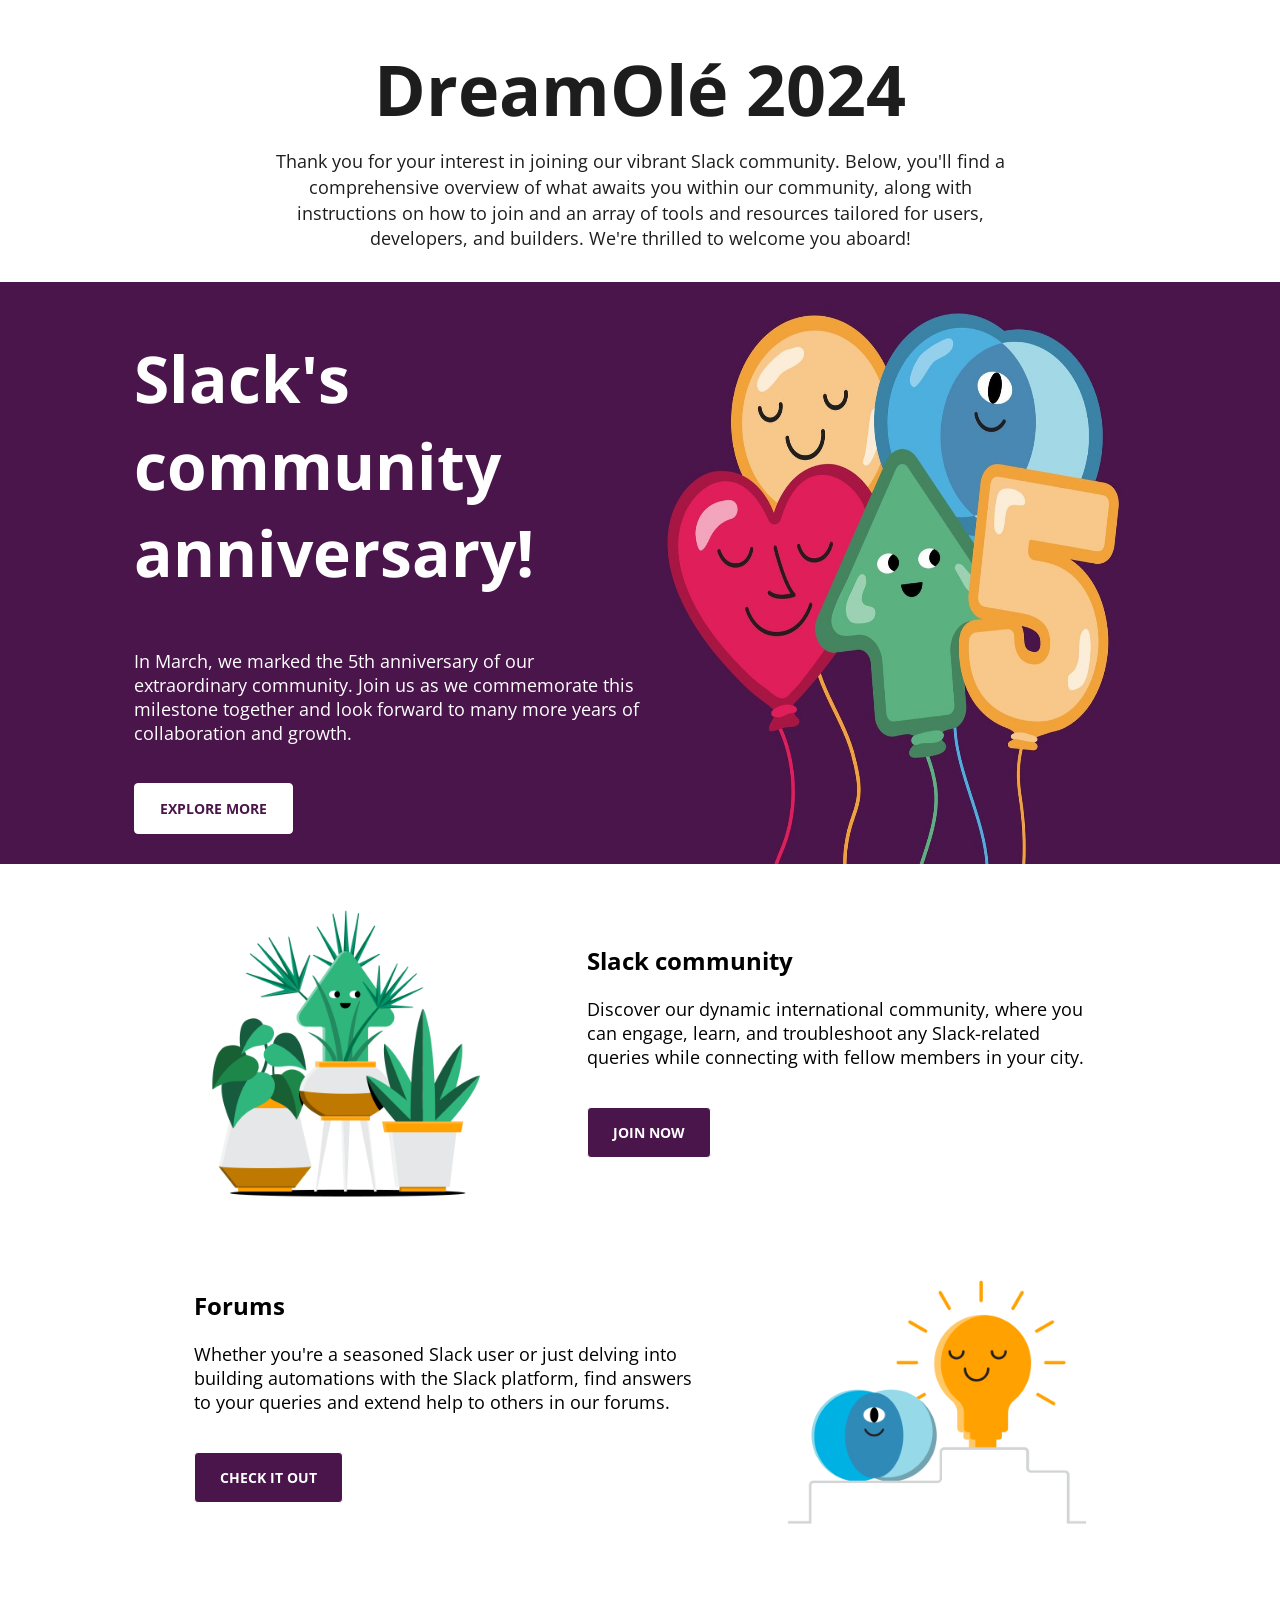
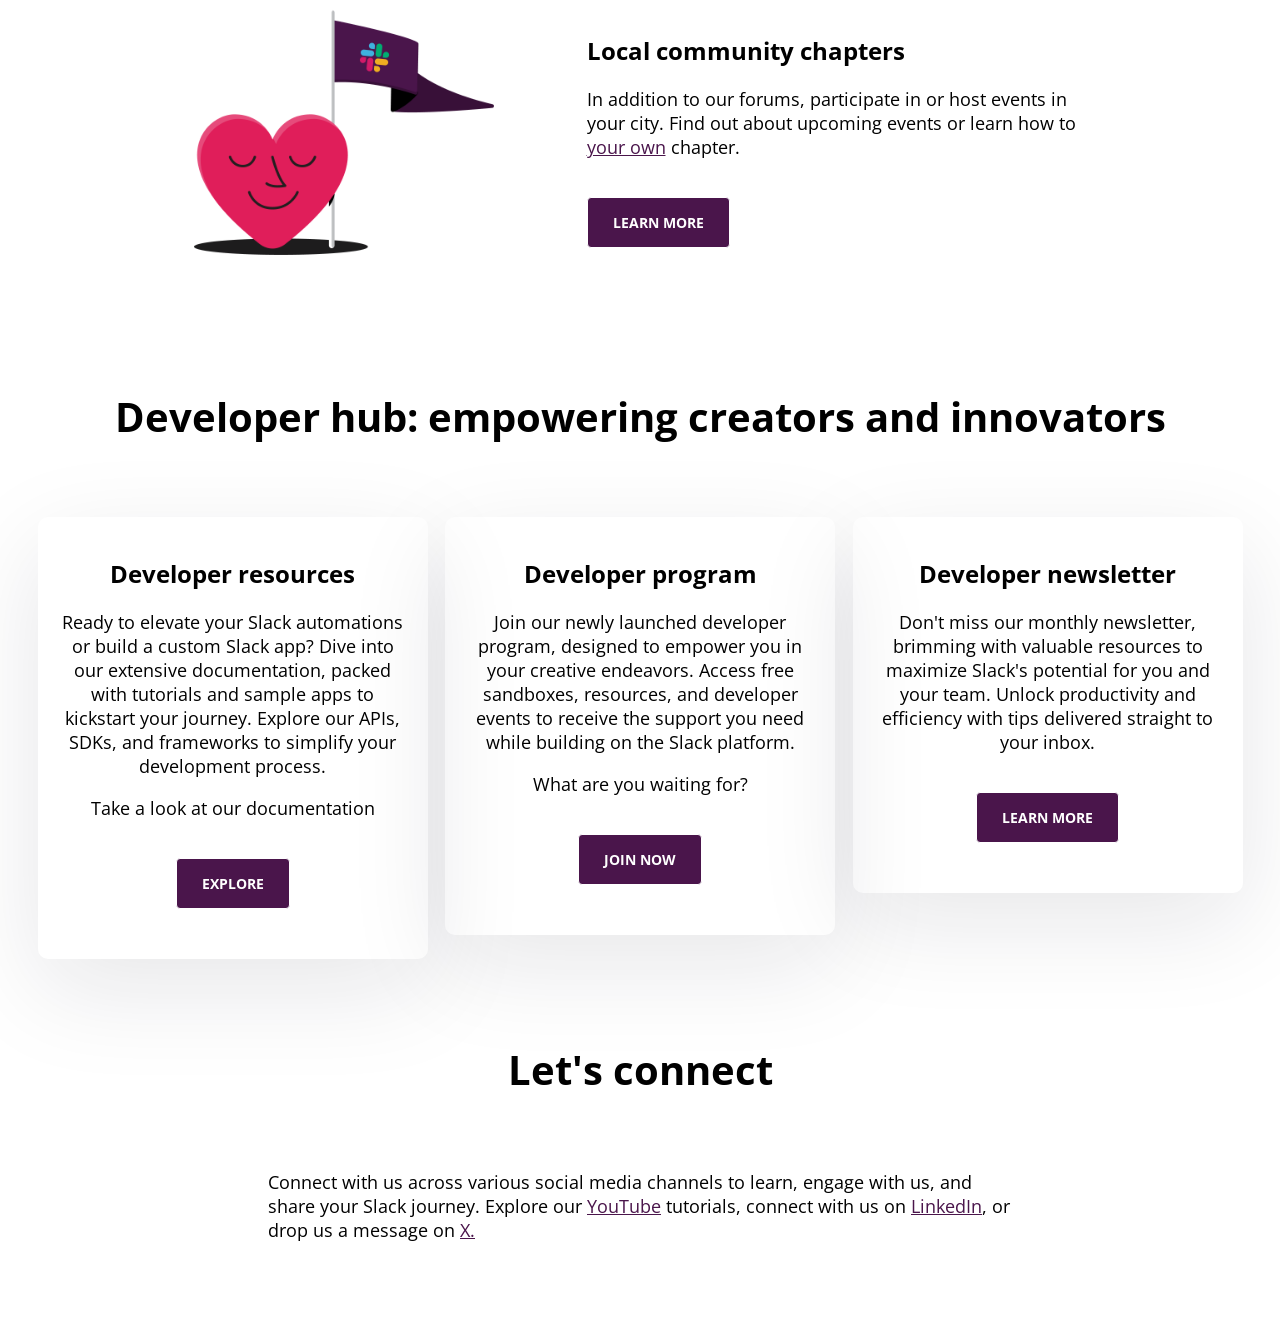
<file: index.html>
<!DOCTYPE html>
<html lang="en">
<head>
  <meta charset="UTF-8">
  <meta name="viewport" content="width=device-width, initial-scale=1.0">
  <link rel="stylesheet" href="dreamole-slack.css">
  <link href="https://fonts.googleapis.com/css?family=Open+Sans:400,600,300" rel="stylesheet" type="text/css">
  <link rel="icon" type="image/x-icon" href="/assets/favicon-32x32.png">
  <title>Dreamole 24 - Slack Communities</title>
</head>
<body>
  <div class="title">
    <h1 class="page-title">DreamOlé 2024</h1>
    <p>Thank you for your interest in joining our vibrant Slack community. Below, you'll find a comprehensive overview of what awaits you within our community, along with instructions on how to join and an array of tools and resources tailored for users, developers, and builders. We're thrilled to welcome you aboard!</p>
  </div>
  <div class="hero-banner">
    <div class="banner-text">
      <h2>Slack's community anniversary!</h2>
      <p>In March, we marked the 5th anniversary of our extraordinary community. Join us as we commemorate this milestone together and look forward to many more years of collaboration and growth.</p>
      <a class="btn" href="https://slack.com/community?utm_medium=landing&utm_source=event&utm_campaign=fy25-q104-dreamole-granada">Explore more</a>
    </div>
    <img class="banner-image" src="./assets/IMG_0657.JPG" alt="Slack's community 5 years anniversary ballons">
  </div>
  <div class="general-body">
    <div class="block community">
      <div>
        <img class="community-image" src="./assets/community@2x.png" alt="Slack's community 5 years anniversary ballons">
      </div>
      <div class="block-text">
        <h2>Slack community</h2>
        <p>Discover our dynamic international community, where you can engage, learn, and troubleshoot any Slack-related queries while connecting with fellow members in your city.</p>
        <a class="btn secondary" href="https://slackcommunity.com/accounts/signup/?next=/?utm_medium\=landing\&utm_source\=event\&utm_campaign\=fy25-q104-dreamole-granada">Join now</a>
      </div>
    </div>
    <div class="block reverse">
      <div>
        <img class="community-image" src="./assets/community-forums@2x.png" alt="Slack's community 5 years anniversary ballons">
      </div>
      <div class="block-text">
        <h2>Forums</h2>
        <p>Whether you're a seasoned Slack user or just delving into building automations with the Slack platform, find answers to your queries and extend help to others in our forums.</p>
        <a class="btn secondary" href="https://forums.slackcommunity.com/?utm_medium\=landing\&utm_source\=event\&utm_campaign\=fy25-q104-dreamole-granada">Check it out</a>
      </div>
    </div>
    <div class="block">
      <div>
        <img class="community-image" src="./assets/community-chapter@2x.png" alt="Slack's community 5 years anniversary ballons">
      </div>
      <div class="block-text">
        <h2>Local community chapters</h2>
        <p>In addition to our forums, participate in or host events in your city. Find out about upcoming events or learn how to <a href="https://slackcommunity.com/chapter-leader-guidelines/">your own</a> chapter.</p>
        <a class="btn secondary" href="https://slackcommunity.com/?utm_medium\=landing\&utm_source\=event\&utm_campaign\=fy25-q104-dreamole-granada">Learn more</a>
      </div>
    </div>
    <h2 class="section-title">Developer hub: empowering creators and innovators</h2>
    <div class="cards">
      <div class="card">
        <div>
          <h2>Developer resources</h2>
          <p>Ready to elevate your Slack automations or build a custom Slack app? Dive into our extensive documentation, packed with tutorials and sample apps to kickstart your journey. Explore our APIs, SDKs, and frameworks to simplify your development process.</p>
          <p>Take a look at our documentation</p>
          <a class="btn secondary" href="https://api.slack.com/?utm_medium\=landing\&utm_source\=event\&utm_campaign\=fy25-q104-dreamole-granada">Explore</a>
        </div>
      </div>
      <div class="card">
        <div>
          <h2>Developer program</h2>
          <p>Join our newly launched developer program, designed to empower you in your creative endeavors. Access free sandboxes, resources, and developer events to receive the support you need while building on the Slack platform.</p>
          <p>What are you waiting for?</p>
          <a class="btn secondary" href="https://api.slack.com/developer-program?utm_medium\=landing\&utm_source\=event\&utm_campaign\=fy25-q104-dreamole-granada">Join now</a>
        </div>
      </div>
      <div class="card">
        <div>
          <h2>Developer newsletter</h2>
          <p>Don't miss our monthly newsletter, brimming with valuable resources to maximize Slack's potential for you and your team. Unlock productivity and efficiency with tips delivered straight to your inbox.</p>
          <a class="btn secondary" href="https://api.slack.com/developer-program/newsletter/subscribe?utm_medium\=landing\&utm_source\=event\&utm_campaign\=fy25-q104-dreamole-granada">Learn more</a>
        </div>
      </div>
    </div>
    <div class="connect">
      <h2 class="section-title">Let's connect</h2>
        <p>Connect with us across various social media channels to learn, engage with us, and share your Slack journey. Explore our <a href="https://youtu.be/4yRO8juMGxI?si=UuBaqTJv-BMb2vd6?utm_medium\=landing\&utm_source\=event\&utm_campaign\=fy25-q104-dreamole-granada">YouTube</a> tutorials, connect with us on <a href="https://www.linkedin.com/showcase/slack-devs/?utm_medium\=landing\&utm_source\=event\&utm_campaign\=fy25-q104-dreamole-granada">LinkedIn</a>, or drop us a message on <a href="https://twitter.com/slackapi?utm_medium\=landing\&utm_source\=event\&utm_campaign\=fy25-q104-dreamole-granada">X.</a></p>
    </div>
  </div>
</body>
</html>
</file>
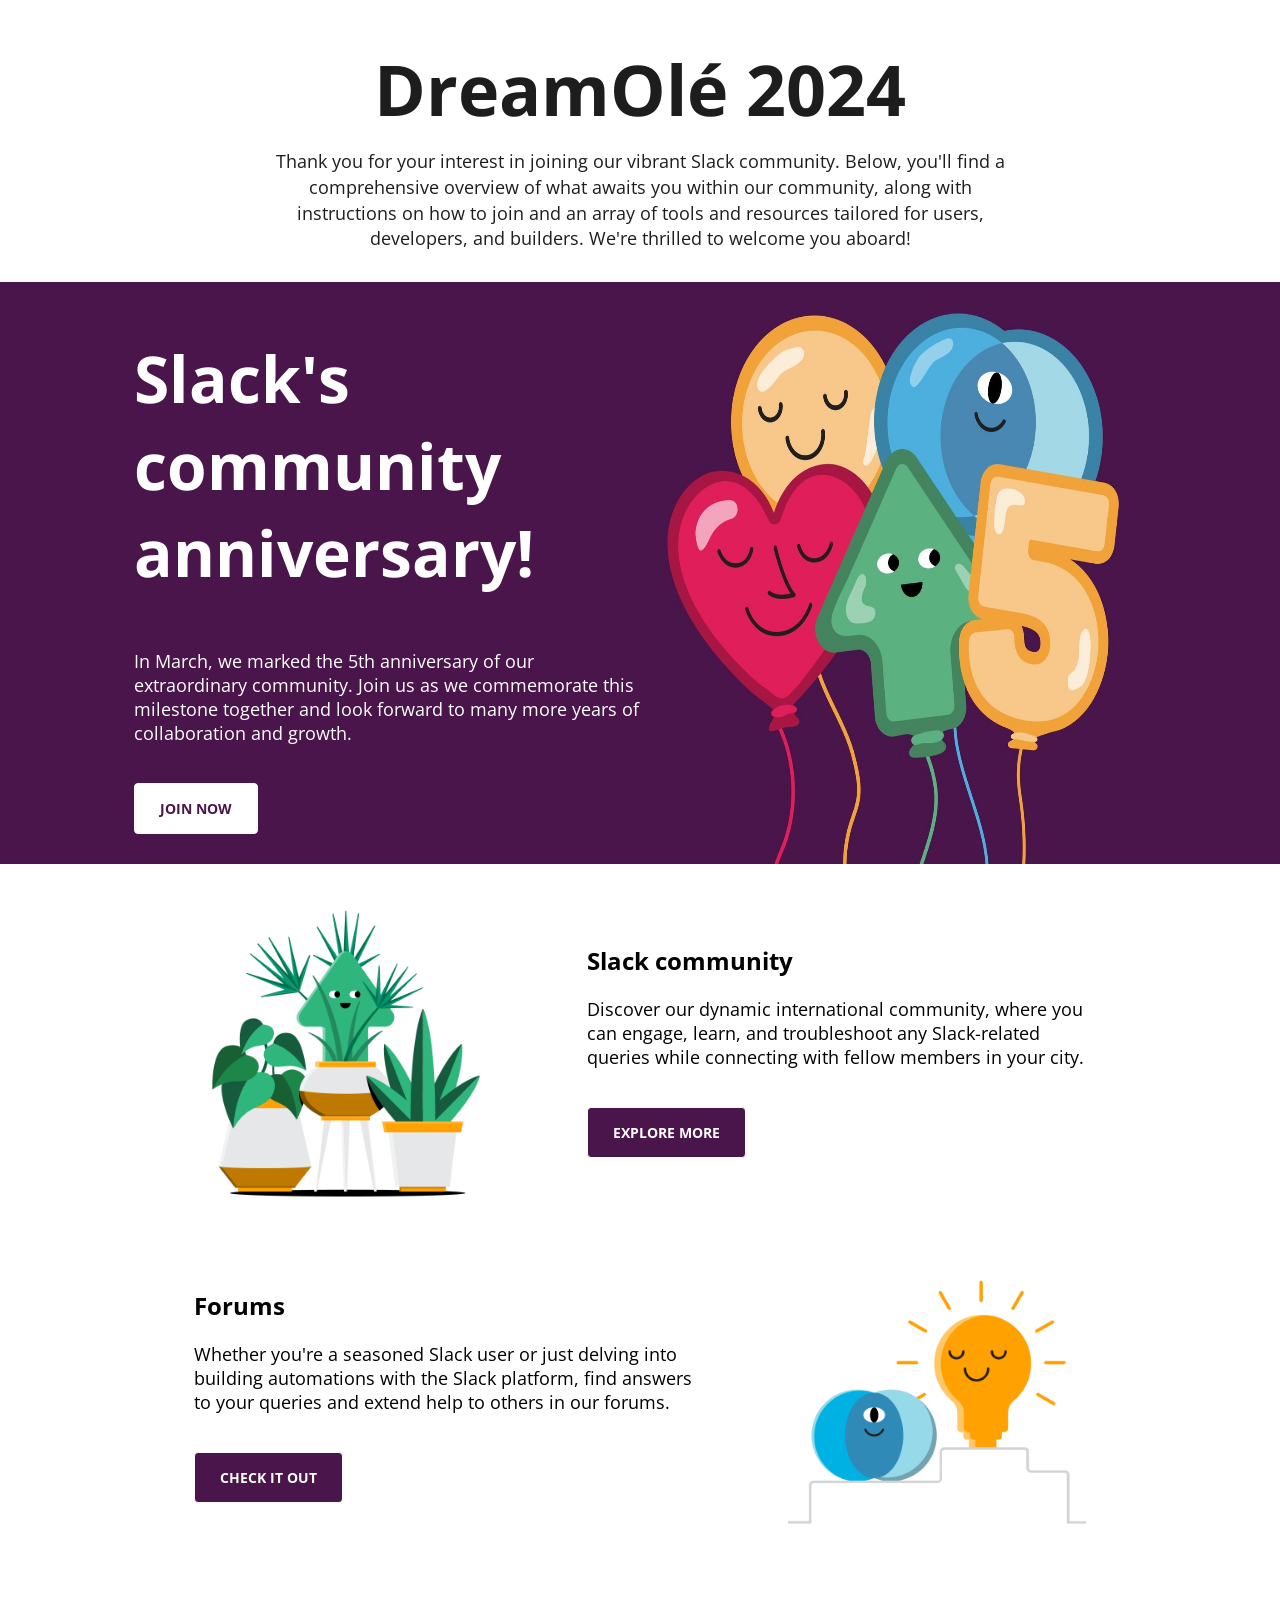
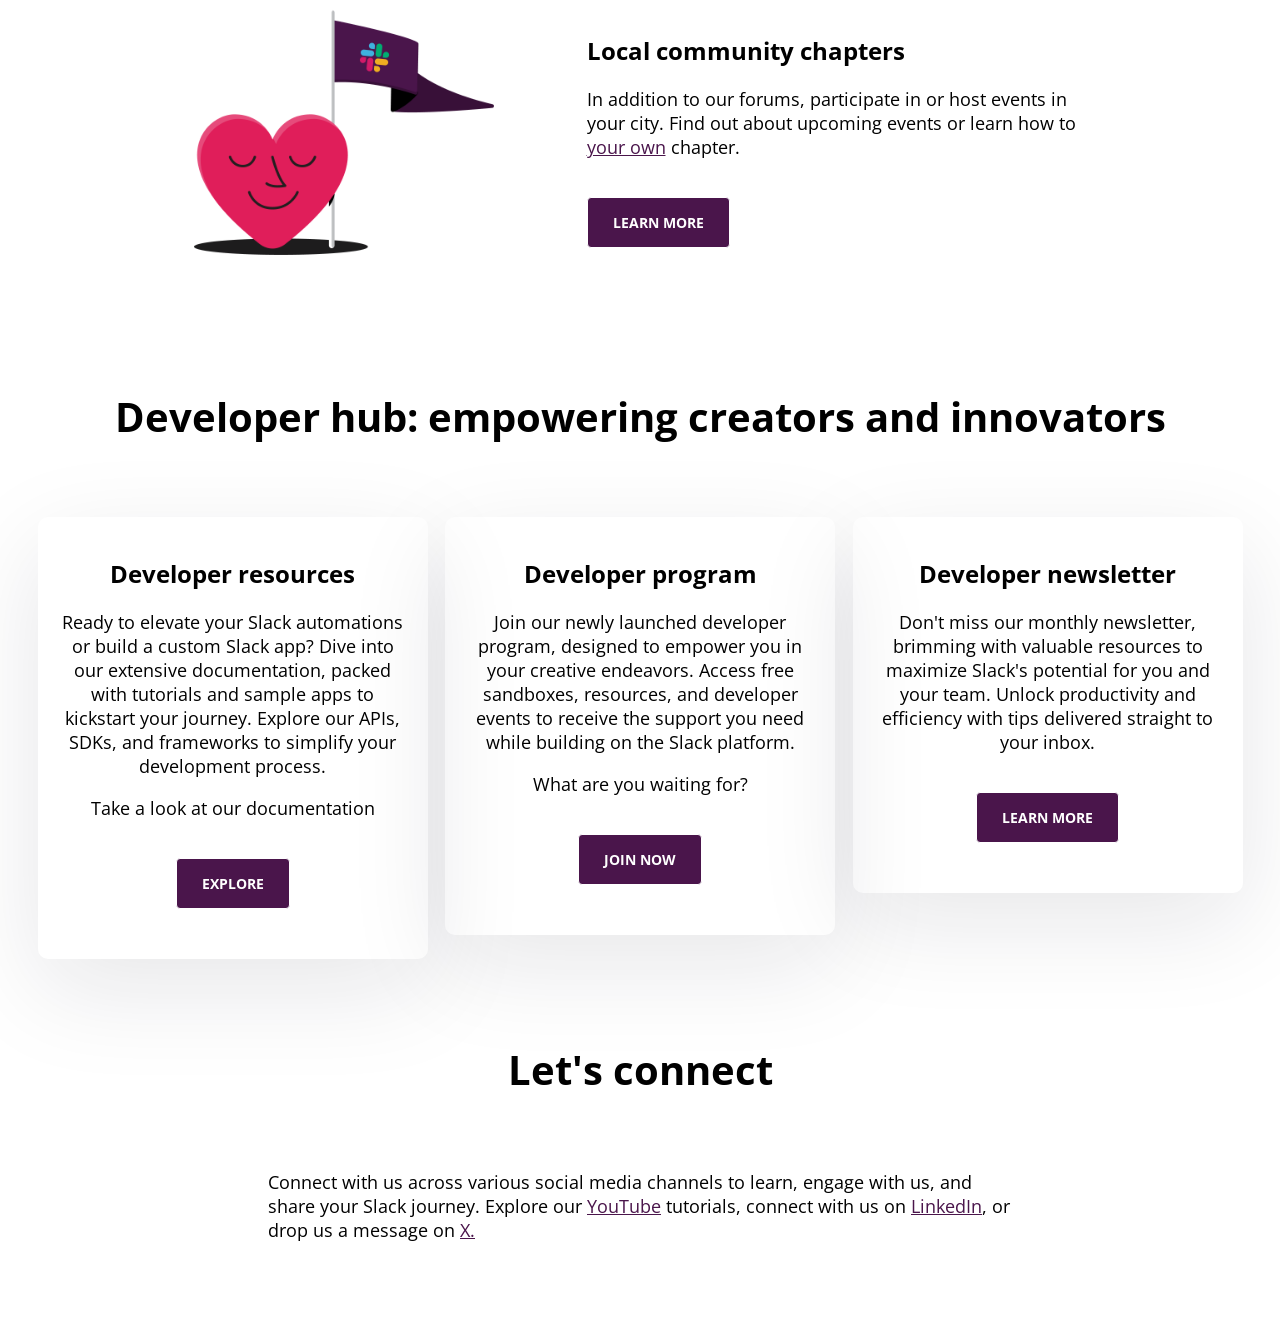
<file: dreamole-slack.html>
<!DOCTYPE html>
<html lang="en">
<head>
  <meta charset="UTF-8">
  <meta name="viewport" content="width=device-width, initial-scale=1.0">
  <link rel="stylesheet" href="/dreamole-slack.css">
  <link href="https://fonts.googleapis.com/css?family=Open+Sans:400,600,300" rel="stylesheet" type="text/css">
  <title>Dreamole 24 - Slack Communities</title>
</head>
<body>
  <div class="title">
    <h1 class="page-title">DreamOlé 2024</h1>
    <p>Thank you for your interest in joining our vibrant Slack community. Below, you'll find a comprehensive overview of what awaits you within our community, along with instructions on how to join and an array of tools and resources tailored for users, developers, and builders. We're thrilled to welcome you aboard!</p>
  </div>
  <div class="hero-banner">
    <div class="banner-text">
      <h2>Slack's community anniversary!</h2>
      <p>In March, we marked the 5th anniversary of our extraordinary community. Join us as we commemorate this milestone together and look forward to many more years of collaboration and growth.</p>
      <a class="btn" href="https://slackcommunity.com/accounts/signup/?next=/">Join now</a>
    </div>
    <img class="banner-image" src="./assets/IMG_0657.JPG" alt="Slack's community 5 years anniversary ballons">
  </div>
  <div class="general-body">
    <div class="block community">
      <div>
        <img class="community-image" src="./assets/community@2x.png" alt="Slack's community 5 years anniversary ballons">
      </div>
      <div class="block-text">
        <h2>Slack community</h2>
        <p>Discover our dynamic international community, where you can engage, learn, and troubleshoot any Slack-related queries while connecting with fellow members in your city.</p>
        <a class="btn secondary" href="https://slack.com/community">Explore more</a>
      </div>
    </div>
    <div class="block reverse">
      <div>
        <img class="community-image" src="./assets/community-forums@2x.png" alt="Slack's community 5 years anniversary ballons">
      </div>
      <div class="block-text">
        <h2>Forums</h2>
        <p>Whether you're a seasoned Slack user or just delving into building automations with the Slack platform, find answers to your queries and extend help to others in our forums.</p>
        <a class="btn secondary" href="https://forums.slackcommunity.com/">Check it out</a>
      </div>
    </div>
    <div class="block">
      <div>
        <img class="community-image" src="./assets/community-chapter@2x.png" alt="Slack's community 5 years anniversary ballons">
      </div>
      <div class="block-text">
        <h2>Local community chapters</h2>
        <p>In addition to our forums, participate in or host events in your city. Find out about upcoming events or learn how to <a href="https://slackcommunity.com/chapter-leader-guidelines/">your own</a> chapter.</p>
        <a class="btn secondary" href="https://slackcommunity.com/">Learn more</a>
      </div>
    </div>
    <h2 class="section-title">Developer hub: empowering creators and innovators</h2>
    <div class="cards">
      <div class="card">
        <div>
          <h2>Developer resources</h2>
          <p>Ready to elevate your Slack automations or build a custom Slack app? Dive into our extensive documentation, packed with tutorials and sample apps to kickstart your journey. Explore our APIs, SDKs, and frameworks to simplify your development process.</p>
          <p>Take a look at our documentation</p>
          <a class="btn secondary" href="https://api.slack.com/">Explore</a>
        </div>
      </div>
      <div class="card">
        <div>
          <h2>Developer program</h2>
          <p>Join our newly launched developer program, designed to empower you in your creative endeavors. Access free sandboxes, resources, and developer events to receive the support you need while building on the Slack platform.</p>
          <p>What are you waiting for?</p>
          <a class="btn secondary" href="https://api.slack.com/developer-program">Join now</a>
        </div>
      </div>
      <div class="card">
        <div>
          <h2>Developer newsletter</h2>
          <p>Don't miss our monthly newsletter, brimming with valuable resources to maximize Slack's potential for you and your team. Unlock productivity and efficiency with tips delivered straight to your inbox.</p>
          <a class="btn secondary" href="https://api.slack.com/developer-program/newsletter/subscribe">Learn more</a>
        </div>
      </div>
    </div>
    <div class="connect">
      <h2 class="section-title">Let's connect</h2>
        <p>Connect with us across various social media channels to learn, engage with us, and share your Slack journey. Explore our <a href="https://youtu.be/4yRO8juMGxI?si=UuBaqTJv-BMb2vd6">YouTube</a> tutorials, connect with us on <a href="https://www.linkedin.com/showcase/slack-devs/">LinkedIn</a>, or drop us a message on <a href="https://twitter.com/slackapi">X.</a></p>
    </div>
  </div>
</body>
</html>
</file>
<file: dreamole-slack.css>
body {
  margin: 0;
  font-family: 'Open Sans';
}

h2 {
  font-size: 64px;
}

p {
  font-size: 18px;
}

a {
  color: #4A154B;
}

@media screen and (max-width: 992px) {
  h2 {
    font-size: 24px;
    line-height: 1.2;
  }

  p {
    font-weight: 450;
    line-height: 1.6em;
  }
}

.btn {
  border: 1px solid white;
  padding: 15px 25px;
  border-radius: 4px;
  font-size: 14px;
  font-weight: bold;
  text-transform: uppercase;
  background-color: white;
  color: #4A154B;
  margin: 20px 0 30px;
  display: inline-block;
  text-decoration: none;
}

.btn.secondary {
  background-color: #4A154B;
  color: white;
}

/* Title */
.title {
  text-align: center;
  margin: auto;
  color: #1d1d1d;
  line-height: 1.6em;
  max-width: 70vw;
  width: 800px;
  padding: 30px 0;
}

.page-title{
  font-size: 70px;
}

.title p {
  margin: 0 20px;
  justify-content: left;
}

@media screen and (max-width: 992px) {
  .title {
    max-width: none;
    width: fit-content;
    line-height: normal;
  }
}

/* Hero banner - anniversary */
.hero-banner {
  display: flex;
  justify-content: center;
  background-color: #4A154B;
  color: white;
}

.banner-text {
  width: 40%;
}

.banner-image {
  width: 500px;
}

@media screen and (max-width: 992px) {
  .hero-banner {
    background: url("./assets/IMG_0657.JPG");
    background-repeat: no-repeat;
    background-size: 50%;
    background-position: right bottom;
    background-color: #4A154B;
  }
  
  .banner-image {
    display: none;
  }

  .banner-text {
    width: 90%;
  }

  .banner-text h2 {
    font-size: calc(64px * 0.7);
  }
}

/* General Body */
.general-body {
  margin: 20px;
}

.general-body h2 {
  font-size: 24px;
}

/* Community, Forum, Local chapters */
.block {
  display: flex;
  flex-direction: row;
  align-items: center;
  justify-content: space-around;
  max-width: 986px;
  margin: 40px auto;
}

.block.reverse {
  flex-direction: row-reverse;
}

.community-image {
  width: 300px;
}

.block-text {
  max-width: 500px;
}

@media screen and (max-width: 992px) {
  .block {
    flex-direction: column;
  }

  .block.reverse {
    flex-direction: column;
  }
}

/* Cards */
.section-title {
  font-size: 40px!important;
  text-align: center;
  padding: 50px 0 40px;
}

.cards {
  display: flex;
  justify-content: space-evenly;
  align-items: flex-start;
}

.card {
  max-width: 350px;
  padding: 20px;
  box-shadow: 0px 30px 100px 0px rgba(17, 23, 41, 0.1);
  border-radius: 10px;
  justify-content: center;
  text-align: center;
}

@media screen and (max-width: 992px) {
  .section-title {
    padding-bottom: 0;
  }

  .cards {
    flex-direction: column;
  }

  .card {
    margin: 10px 0;
  }
}

/* Connect */
.connect {
  margin: 0 auto 100px;
  max-width: 60%;
}

@media screen and (max-width: 992px) {
  .connect {
    max-width: none;
    width: fit-content;
  }
}
</file>
